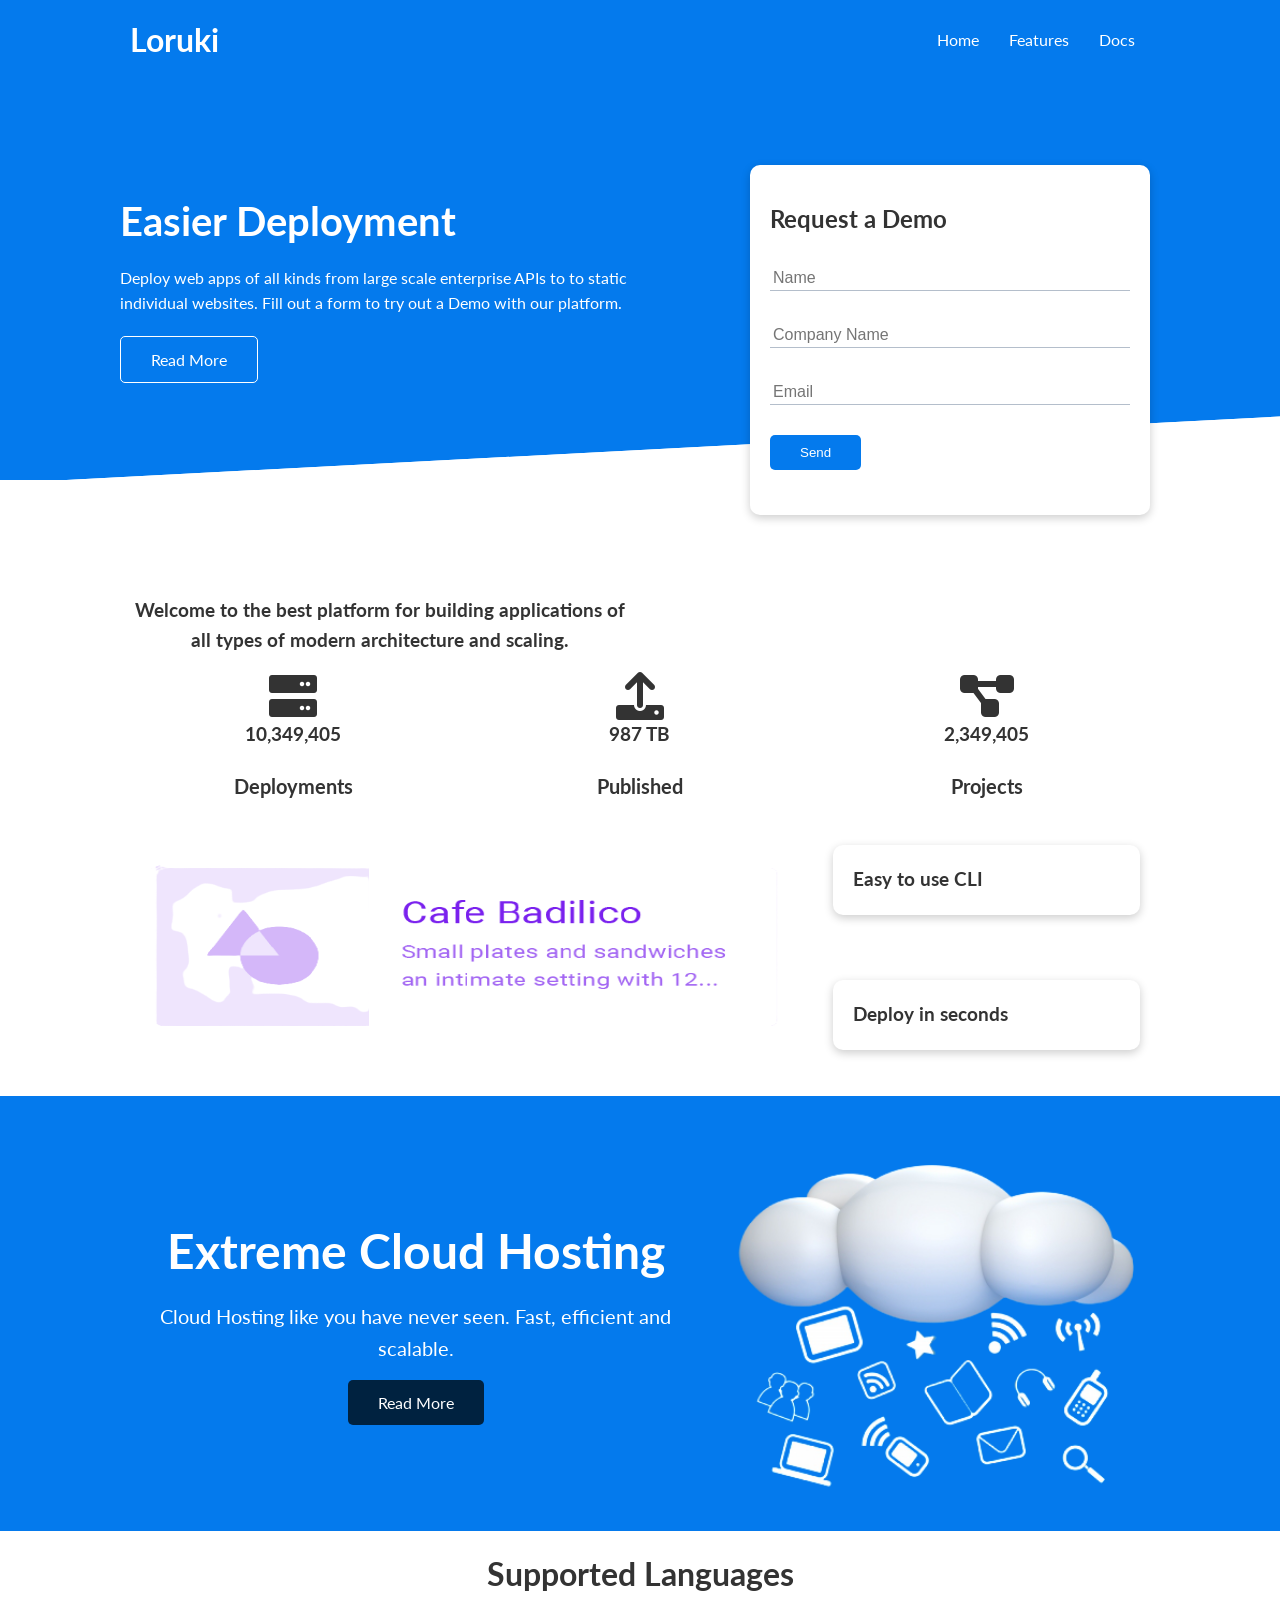
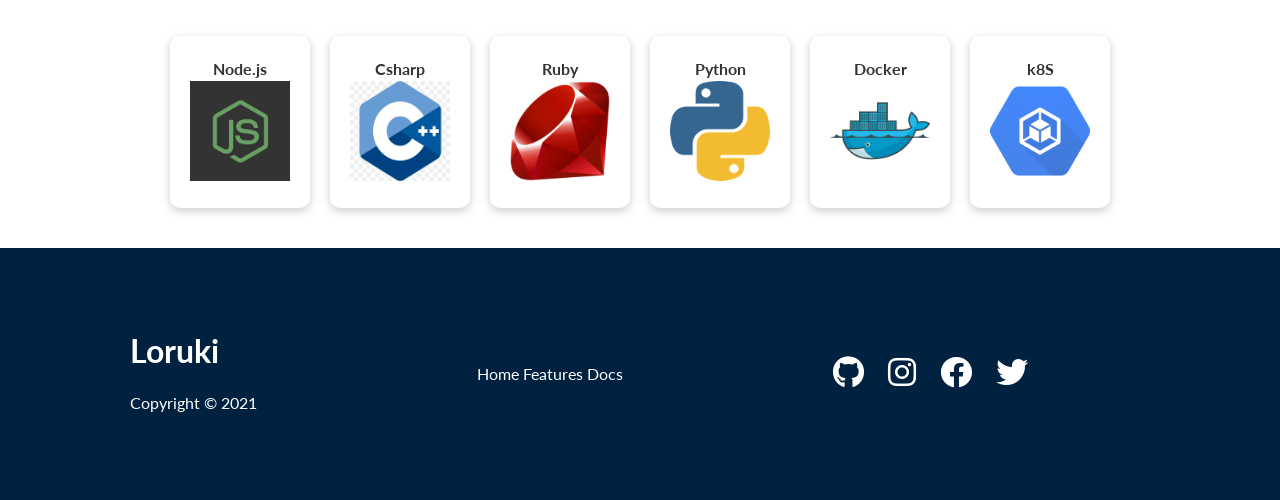
<file: index.html>
<!DOCTYPE html>
<html lang="en">

<head>
    <meta charset="UTF-8">
    <link rel="stylesheet" href="https://cdnjs.cloudflare.com/ajax/libs/font-awesome/6.0.0-beta2/css/all.min.css"
        integrity="sha512-YWzhKL2whUzgiheMoBFwW8CKV4qpHQAEuvilg9FAn5VJUDwKZZxkJNuGM4XkWuk94WCrrwslk8yWNGmY1EduTA=="
        crossorigin="anonymous" referrerpolicy="no-referrer" />
    <meta http-equiv="X-UA-Compatible" content="IE=edge">
    <meta name="viewport" content="width=device-width, initial-scale=1.0">
    <link rel="stylesheet" href="css/styles.css">
    <title>Loruki | Free Cloud Hosting Platform</title>
</head>

<body>
    <!--Navabar-->
    <div class="navbar">
        <div class="container flex">
            <h1 class="logo">Loruki</h1>
            <nav>
                <ul>
                    <a href="index.html">Home</a>
                    <a href="features.html">Features</a>
                    <a href="docs.html">Docs</a>
                </ul>
            </nav>
        </div>
    </div>

    <!--showcase-->
    <div class="showcase">
        <div class="container grid">
            <div class="showcase-text">
                <h1>Easier Deployment</h1>
                <p>
                    Deploy web apps of all kinds from large scale enterprise APIs to
                    to static individual websites. Fill out a form to try out a Demo
                    with our platform.
                </p>
                <a class="btn btn-outline" href="features.html">Read More</a>
            </div>

            <div class="showcase-form card">
                <h2>Request a Demo</h2>
                <form>
                    <div class="form-control">
                        <input type="text" name="Name" placeholder="Name" required>
                    </div>

                    <div class="form-control">
                        <input type="text" name="company" placeholder="Company Name" required>
                    </div>

                    <div class="form-control">
                        <input type="email" name="email" placeholder="Email" required>
                    </div>

                    <button type="submit" value="Send" class="btn btn-primary">Send</button>
                </form>
            </div>
        </div>
    </div>

    <!--stats-->
    <section class="stats">
        <div class="container">
            <h3 class="stats-heading text-center my-1">
                Welcome to the best platform for building applications
                of all types of modern architecture and scaling.
            </h3>
            <div class="grid grid-3 text-center my 4">
                <div>
                    <i class="fas fa-server fa-3x"></i>
                    <h3>10,349,405</h3>
                    <p class="text-secondary">Deployments</p>
                </div>
                <div>
                    <i class="fas fa-upload fa-3x"></i>
                    <h3>987 TB</h3>
                    <p class="text-secondary">Published</p>
                </div>
                <div>
                    <i class="fas fa-project-diagram fa-3x"></i>
                    <h3>2,349,405</h3>
                    <p class="text-secondary">Projects</p>
                </div>
            </div>
        </div>
    </section>

    <!--Cli-->
    <section class="cli">
        <div class="container grid">

            <img src="imgs/unnamed.png" height="250" width="80"></img>

            <div class="card">
                <h3>Easy to use CLI</h3>
            </div>

            <div class="card">
                <h3>Deploy in seconds</h3>
            </div>
        </div>
    </section>

    <!--Cloud-->
    <section class="cloud bg-primary my-2 py-2">
        <div class="container grid">
            <div class="text-center">
                <h2 class="lg">Extreme Cloud Hosting</h2>
                <p class="lead my-1">
                    Cloud Hosting like you have never seen. Fast, efficient
                    and scalable.
                </p>
                <a href="features.html" class="btn btn-dark">Read More</a>
            </div>

            <img src="imgs/cloud.png">
        </div>
    </section>


    <!--Languages-->
    <section class="languages">
        <h2 class="text-center md my-2">
            Supported Languages
        </h2>

        <div class="container flex">
            <div class="card">
                <h4>Node.js</h4>
                <img src="imgs/n.png">
            </div>

            <div class="card">
                <h4>Csharp</h4>
                <img src="imgs/c.png">
            </div>

            <div class="card">
                <h4>Ruby</h4>
                <img src="imgs/r.png">
            </div>

            <div class="card">
                <h4>Python</h4>
                <img src="imgs/p.png">
            </div>

            <div class="card">
                <h4>Docker</h4>
                <img src="imgs/docker.png">
            </div>

            <div class="card">
                <h4>k8S</h4>
                <img src="imgs/kub.png">
            </div>
        </div>

    </section>

    <!--Footer-->
    <footer class="footer bg-dark py-5">
        <div class="container grid grid-3">
            <div>
                <h1>Loruki</h1>
                <p>Copyright &copy; 2021</p>
            </div>

            <nav>
                <ul>
                    <a href="index.html">Home</a>
                    <a href="features.html">Features</a>
                    <a href="docs.html">Docs</a>
                </ul>
            </nav>

            <div class="social">
                <a href="#"><i class="fab fa-github fa-2x"></i></a>
                <a href="#"><i class="fab fa-instagram fa-2x"></i></a>
                <a href="#"><i class="fab fa-facebook fa-2x"></i></a>
                <a href="#"><i class="fab fa-twitter fa-2x"></i></a>
            </div>
        </div>
    </footer>
</body>

</html>
</file>
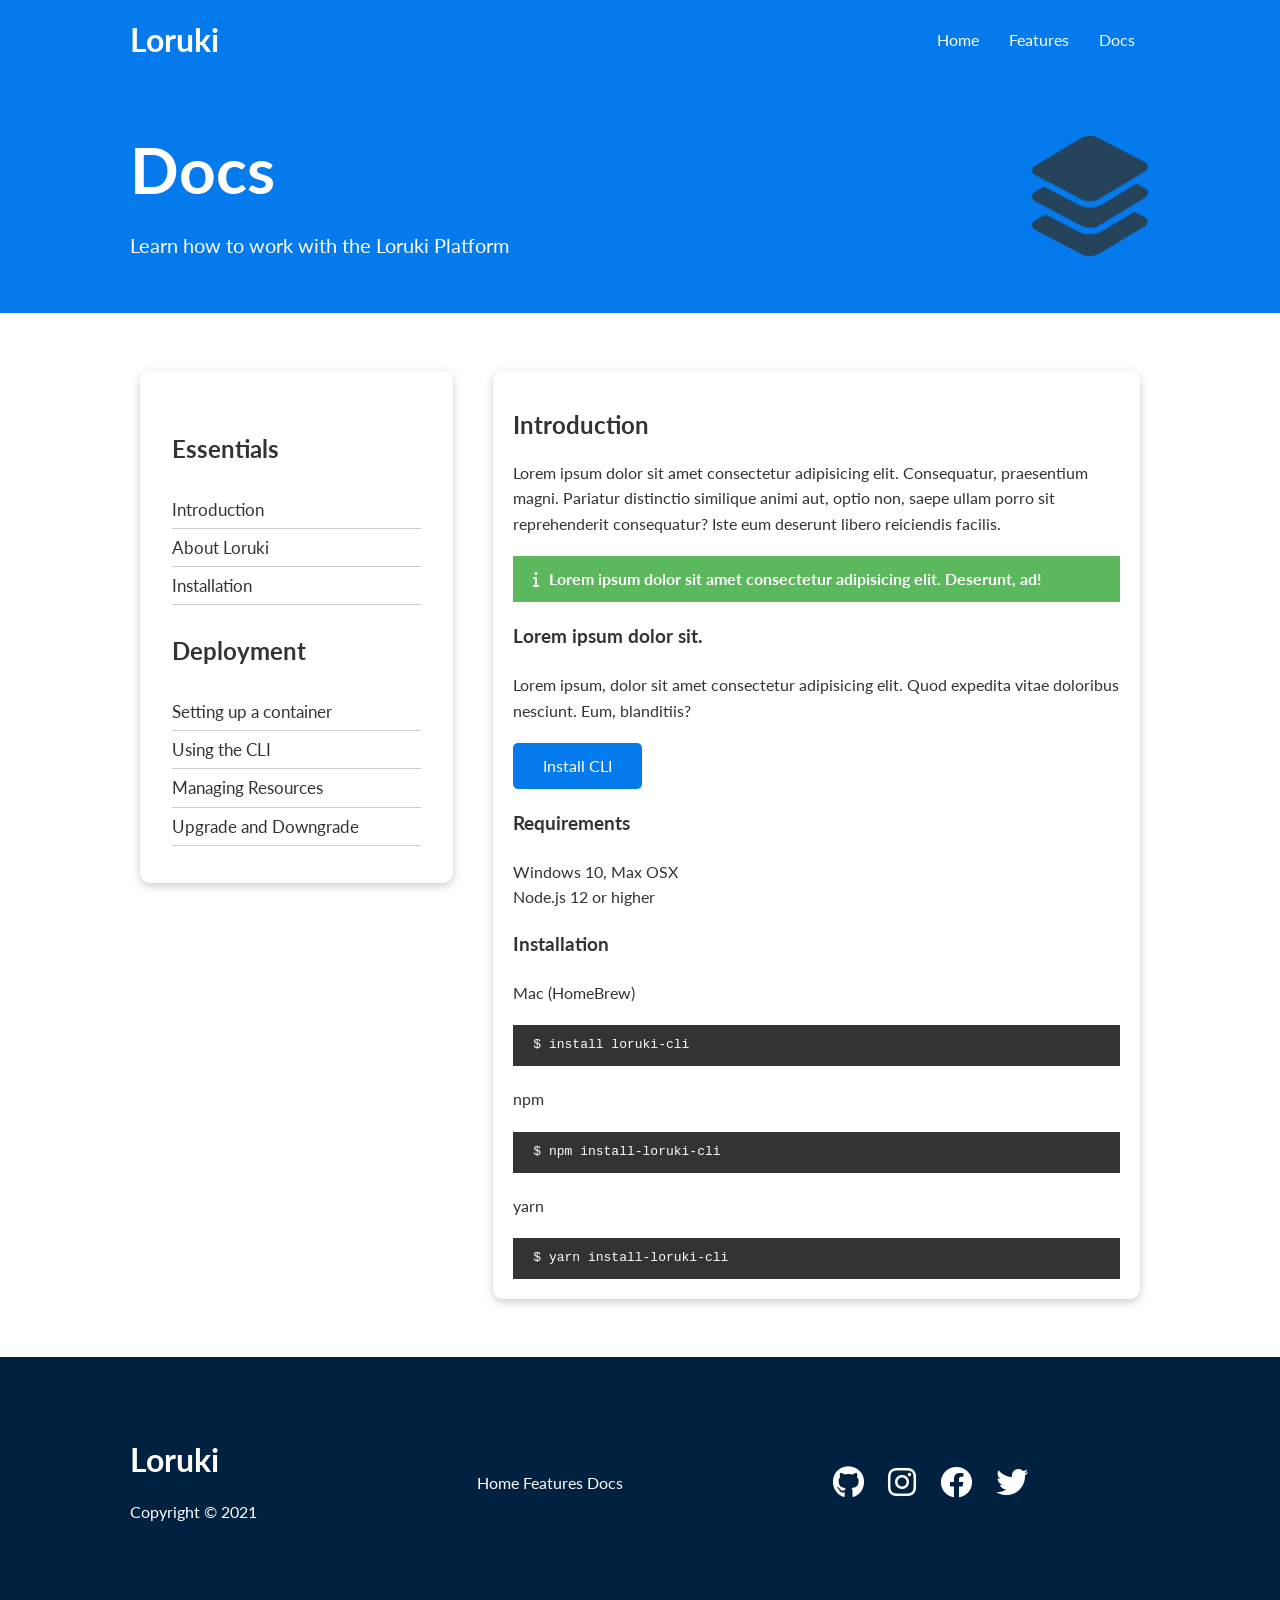
<file: docs.html>
<!DOCTYPE html>
<html lang="en">

<head>
    <meta charset="UTF-8">
    <link rel="stylesheet" href="https://cdnjs.cloudflare.com/ajax/libs/font-awesome/6.0.0-beta2/css/all.min.css"
        integrity="sha512-YWzhKL2whUzgiheMoBFwW8CKV4qpHQAEuvilg9FAn5VJUDwKZZxkJNuGM4XkWuk94WCrrwslk8yWNGmY1EduTA=="
        crossorigin="anonymous" referrerpolicy="no-referrer" />
    <meta http-equiv="X-UA-Compatible" content="IE=edge">
    <meta name="viewport" content="width=device-width, initial-scale=1.0">
    <link rel="stylesheet" href="css/styles.css">
    <title>Loruki | Free Cloud Hosting Platform</title>
</head>

<body>
    <!--Navabar-->
    <div class="navbar">
        <div class="container flex">
            <h1 class="logo">Loruki</h1>
            <nav>
                <ul>
                    <a href="index.html">Home</a>
                    <a href="features.html">Features</a>
                    <a href="docs.html">Docs</a>
                </ul>
            </nav>
        </div>
    </div>

    <!--Features head-->
    <div class="docs-head bg-primary py-3">
        <div class="container grid">
            <div>
                <h1 class="xl">Docs</h1>
                <p class="lead">
                    Learn how to work with the Loruki Platform
                </p>
            </div>
            <img src="imgs/docs.png">
        </div>
    </div>

    <!--docs main-->
    <section class="docs-main my-4">
        <div class="container grid">
            <div class="card bg-ligt p-3">
                <h1 class="my-3">Essentials</h1>
                <nav>
                    <ul>
                        <li><a href="#">Introduction</a></li>
                        <li><a href="#">About Loruki</a></li>
                        <li><a href="#">Installation</a></li>
                    </ul>
                </nav>

                <h1 class="my-3">Deployment</h1>
                <nav>
                    <ul>
                        <li><a href="#">Setting up a container</a></li>
                        <li><a href="#">Using the CLI</a></li>
                        <li><a href="#">Managing Resources</a></li>
                        <li><a href="#">Upgrade and Downgrade</a></li>
                    </ul>
                </nav>
            </div>

            <div class="card">
                <h2>Introduction</h2>
                <p>
                    Lorem ipsum dolor sit amet consectetur adipisicing elit. Consequatur, praesentium magni. Pariatur
                    distinctio similique animi aut, optio non, saepe ullam porro sit reprehenderit consequatur? Iste eum
                    deserunt libero reiciendis facilis.
                </p>

                <div class="alert alert-success">
                    <i class="fas fa-info"></i>Lorem ipsum dolor sit amet consectetur adipisicing elit. Deserunt, ad!
                </div>

                <h3>Lorem ipsum dolor sit.</h3>
                <p>
                    Lorem ipsum, dolor sit amet consectetur adipisicing elit. Quod expedita vitae doloribus nesciunt.
                    Eum, blanditiis?
                </p>
                <a href="#" class="btn btn-primary">Install CLI</a>

                <h3>Requirements</h3>
                <ul>
                    <li>Windows 10, Max OSX</li>
                    <li>Node.js 12 or higher</li>
                </ul>

                <h3>Installation</h3>
                <p>Mac (HomeBrew)</p>
                <pre><code>$ install loruki-cli</code></pre>

                <p>npm</p>
                <pre><code>$ npm install-loruki-cli</code></pre>

                <p>yarn</p>
                <pre><code>$ yarn install-loruki-cli</code></pre>

            </div>
        </div>
    </section>

    <!--Footer-->
    <footer class="footer bg-dark py-5">
        <div class="container grid grid-3">
            <div>
                <h1>Loruki</h1>
                <p>Copyright &copy; 2021</p>
            </div>

            <nav>
                <ul>
                    <a href="home.html">Home</a>
                    <a href="features.html">Features</a>
                    <a href="docs.html">Docs</a>
                </ul>
            </nav>

            <div class="social">
                <a href="#"><i class="fab fa-github fa-2x"></i></a>
                <a href="#"><i class="fab fa-instagram fa-2x"></i></a>
                <a href="#"><i class="fab fa-facebook fa-2x"></i></a>
                <a href="#"><i class="fab fa-twitter fa-2x"></i></a>
            </div>
        </div>
    </footer>
</body>

</html>
</file>
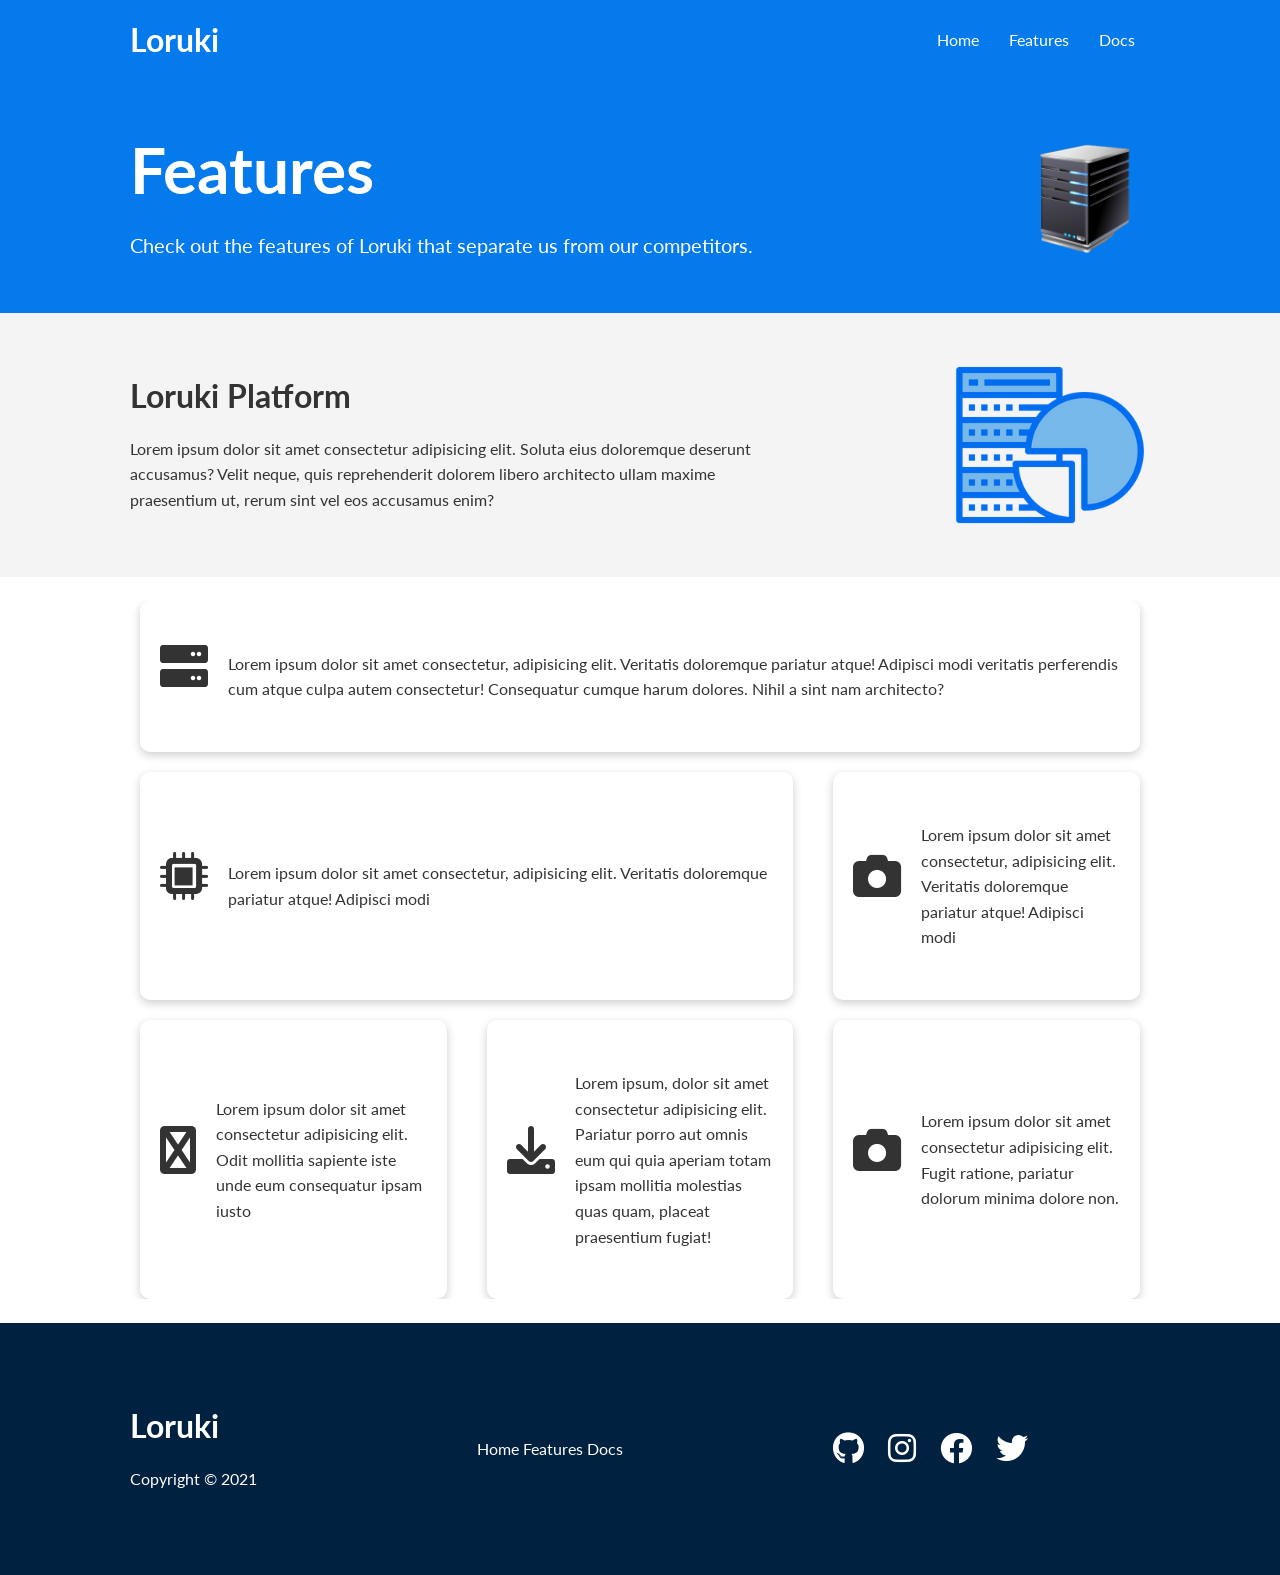
<file: features.html>
<!DOCTYPE html>
<html lang="en">

<head>
    <meta charset="UTF-8">
    <link rel="stylesheet" href="https://cdnjs.cloudflare.com/ajax/libs/font-awesome/6.0.0-beta2/css/all.min.css"
        integrity="sha512-YWzhKL2whUzgiheMoBFwW8CKV4qpHQAEuvilg9FAn5VJUDwKZZxkJNuGM4XkWuk94WCrrwslk8yWNGmY1EduTA=="
        crossorigin="anonymous" referrerpolicy="no-referrer" />
    <meta http-equiv="X-UA-Compatible" content="IE=edge">
    <meta name="viewport" content="width=device-width, initial-scale=1.0">
    <link rel="stylesheet" href="css/styles.css">
    <title>Loruki | Free Cloud Hosting Platform</title>
</head>

<body>
    <!--Navabar-->
    <div class="navbar">
        <div class="container flex">
            <h1 class="logo">Loruki</h1>
            <nav>
                <ul>
                    <a href="index.html">Home</a>
                    <a href="features.html">Features</a>
                    <a href="docs.html">Docs</a>
                </ul>
            </nav>
        </div>
    </div>

    <!--Features head-->
    <div class="features-head bg-primary py-3">
        <div class="container grid">
            <div>
                <h1 class="xl">Features</h1>
                <p class="lead">
                    Check out the features of Loruki that
                    separate us from our competitors.
                </p>
            </div>
            <img src="imgs/server.png">
        </div>
    </div>

    <section class="features-head-sub bg-light py-3">
        <div class="container grid">
            <div>
                <h1 class="md">Loruki Platform</h1>
                <p>
                    Lorem ipsum dolor sit amet consectetur adipisicing elit. Soluta eius doloremque deserunt accusamus?
                    Velit neque, quis reprehenderit dolorem libero architecto ullam maxime praesentium ut, rerum sint
                    vel eos accusamus enim?
                </p>
            </div>
            <img src="imgs/server2.png">
        </div>
    </section>

    <!--main section-->
    <section class="features-main my-2">
        <div class="container grid grid-3">
            <div class="card flex">
                <i class="fas fa-server fa-3x"></i>
                <p>
                    Lorem ipsum dolor sit amet consectetur, adipisicing elit. Veritatis doloremque pariatur atque!
                    Adipisci modi veritatis perferendis cum atque culpa autem consectetur! Consequatur cumque harum
                    dolores. Nihil a sint nam architecto?
                </p>
            </div>

            <div class="card flex">
                <i class="fas fa-microchip fa-3x"></i>
                <p>
                    Lorem ipsum dolor sit amet consectetur, adipisicing elit. Veritatis doloremque pariatur atque!
                    Adipisci modi
                </p>
            </div>

            <div class="card flex">
                <i class="fas fa-camera fa-3x"></i>
                <p>
                    Lorem ipsum dolor sit amet consectetur, adipisicing elit. Veritatis doloremque pariatur atque!
                    Adipisci modi
            </div>

            <div class="card flex">
                <i class="fas fa-github fa-3x"></i>
                <p>
                    Lorem ipsum dolor sit amet consectetur adipisicing elit. Odit mollitia sapiente iste unde eum
                    consequatur ipsam iusto
                </p>
            </div>
            <div class="card flex">
                <i class="fas fa-download fa-3x"></i>
                <p>
                    Lorem ipsum, dolor sit amet consectetur adipisicing elit. Pariatur porro aut omnis eum qui quia
                    aperiam totam ipsam mollitia molestias quas quam, placeat praesentium fugiat!
                </p>
            </div>
            <div class="card flex">
                <i class="fas fa-camera fa-3x"></i>
                <p>
                    Lorem ipsum dolor sit amet consectetur adipisicing elit. Fugit ratione, pariatur dolorum minima
                    dolore non.
                </p>
            </div>
        </div>
    </section>

    <!--Footer-->
    <footer class="footer bg-dark py-5">
        <div class="container grid grid-3">
            <div>
                <h1>Loruki</h1>
                <p>Copyright &copy; 2021</p>
            </div>

            <nav>
                <ul>
                    <a href="home.html">Home</a>
                    <a href="features.html">Features</a>
                    <a href="docs.html">Docs</a>
                </ul>
            </nav>

            <div class="social">
                <a href="#"><i class="fab fa-github fa-2x"></i></a>
                <a href="#"><i class="fab fa-instagram fa-2x"></i></a>
                <a href="#"><i class="fab fa-facebook fa-2x"></i></a>
                <a href="#"><i class="fab fa-twitter fa-2x"></i></a>
            </div>
        </div>
    </footer>
</body>

</html>
</file>
<file: css/styles.css>
@import url("https://fonts.googleapis.com/css2?family=Lato:wght@300&display=swap");

:root {
  --primaryColor: #047aed;
  --secondary-color: #1c3fa8;
  --dark-color: #002240;
  --light-color: #f4f4f4;
  --success-color: #5cb85c;
  --error-color: #d9534f;
}
* {
  box-sizing: border-box;
  padding: 0px;
  margin: 0px;
}

body {
  font-family: "Lato", sans-serif;
  color: #333;
  line-height: 1.6;
}

ul {
  list-style: none;
}

a {
  text-decoration-line: none;
  color: #333;
}

/*navbar*/

.navbar ul {
  display: flex;
}

.navbar a {
  color: #fff;
  margin: 0 5px;
  padding: 10px;
}

.navbar a:hover {
  border-bottom: #fff solid 2px;
}

h1,
h2 {
  line-height: 1.2;
  margin: 20px 0;
  font-weight: 300px;
}

p {
  margin: 20px 0;
}

img {
  width: 100%;
}

code,
pre {
  background-color: #333;
  color: #fff;
  padding: 10px;
}

.navbar {
  background-color: var(--primaryColor);
  color: #fff;
  height: 80px;
}

.navbar .flex {
  justify-content: space-between;
}

/*showcase*/
.showcase {
  background-color: var(--primaryColor);
  height: 400px;
  color: #fff;
  position: relative;
}

.showcase p {
  margin: 20px 0;
}

.showcase h1 {
  font-size: 40px;
}

.showcase .grid {
  grid-template-columns: 55% 45%;
  overflow: visible;
  gap: 20px;
}

.showcase-form .form-control {
  margin: 30px 0;
}

.showcase-form input:focus {
  outline: none;
}

.showcase-form input[type="text"],
.showcase-form input[type="email"] {
  border: 0;
  border-bottom: 1px #b4becb solid;
  padding: 3px;
  font-size: 16px;
  width: 100%;
}

.showcase-text {
  animation: leftslide 1s ease-in;
}

.showcase-form {
  position: relative;
  top: 60px;
  width: 400px;
  padding: 40px;
  justify-self: flex-end;
  height: 350px;
}

.showcase::before,
.showcase::after {
  content: "";
  position: absolute;
  height: 100px;
  bottom: -70px;
  right: 0;
  left: 0;
  background: #fff;
  transform: skewY(-3deg);
}

/*stats*/
.stats {
  padding-top: 100px;
}

.text-center {
  text-align: center;
}

.stats-heading {
  max-width: 500px;
  margin: auto;
}

.stats .grid p {
  font-size: 30px;
}

.stats .grid p {
  font-size: 20px;
  font-weight: bold;
}

/*Cloud*/

.cloud .grid {
  grid-template-columns: 4fr 3fr;
}

/*languages*/

.languages .card {
  text-align: center;
  margin: 18px 10px 40px;
  transition: transform 0.2s ease-in;
}

.languages .flex {
  flex-wrap: wrap;
}

.languages .card img {
  height: 100px;
  width: 100px;
}

.languages .card:hover {
  transform: translateY(-15px);
}

/*--------------------------------------------Features-----------------------------------------------------*/
.features-head img,
.docs-head img {
  width: 120px;
  height: 120px;
  justify-self: flex-end;
}

.features-head-sub img {
  width: 200px;
  height: 200px;
  justify-self: flex-end;
}

.features-main .card > i {
  margin-right: 20px;
  margin-bottom: 20px;
}

.features-main .grid *:first-child {
  grid-column: 1 / span 3;
}

.features-main .grid *:nth-child(2) {
  grid-column: 1 / span 2;
}

/*-------------------------------------------------------docs-------------------------------------------------*/
.docs-main h3 {
  margin: 20px 0;
}

.docs-main .grid {
  grid-template-columns: 1fr 2fr;
  align-items: flex-start;
}

.docs-main nav li {
  font-size: 17px;
  border-bottom: 1px #ccc solid;
  margin-bottom: 5px;
  padding-bottom: 5px;
}

.docs-main a:hover {
  font-weight: bold;
}

/*-------------------------------------------------------footer------------------------------------------------*/
.footer .social a {
  margin: 0 10px;
}

/*--------------------------------------------------alert class------------------------------------------------*/
.alert {
  background-color: var(--light-color);
  margin: 15px 0;
  padding: 10px 20px;
  font-weight: bold;
}

.alert i {
  margin-right: 10px;
}

.alert-success {
  background-color: var(--success-color);
  color: #fff;
}
/*-------------------------------------------------Utilities--------------------------------------------------*/
.flex {
  display: flex;
  align-items: center;
  justify-content: center;
  height: 100%;
}

.size {
  height: 200%;
  width: 100%;
}
.btn {
  color: #fff;
  cursor: pointer;
  background: var(--primaryColor);
  border-radius: 5px;
  border: none;
  padding: 10px 30px;
  display: inline-block;
}

.btn:hover {
  transform: scale(0.98);
}

.btn-outline {
  background: transparent;
  border: 1px #fff solid;
}

.card {
  background-color: #fff;
  border-radius: 10px;
  box-shadow: 0 3px 10px rgba(0, 0, 0, 0.2);
  padding: 20px;
  margin: 10px;
  color: #333;
  z-index: 100;
}
.container {
  max-width: 1100px;
  margin: 0px auto;
  overflow: auto;
  padding: 0 40px;
}

.grid {
  display: grid;
  grid-template-columns: 2fr 1fr;
  gap: 20px;
  justify-content: center;
  height: 100%;
  align-items: center;
}

.cli .grid {
  grid-template-columns: repeat(3, 1fr);
  grid-template-rows: repeat(2, 1fr);
}

.cli .grid > *:first-child {
  grid-column: 1 / span 2;
  grid-row: 1 / span 2;
}

.grid-3 {
  grid-template-columns: repeat(3, 1fr);
}

.my-1 {
  margin: 1rem 0;
}

.my-2 {
  margin: 1.5rem 0;
}

.my-3 {
  margin: 2rem 0;
}

.my-4 {
  margin: 3rem 0;
}

.my-5 {
  margin: 4rem 0;
}

.m-1 {
  margin: 1rem;
}

.m-2 {
  margin: 1.5rem;
}

.m-3 {
  margin: 2rem;
}

.m-4 {
  margin: 3rem;
}

.m-5 {
  margin: 4rem;
}

.py-1 {
  padding: 1rem 0;
}

.py-2 {
  padding: 1.5rem 0;
}

.py-3 {
  padding: 2rem 0;
}

.py-4 {
  padding: 3rem 0;
}

.py-5 {
  padding: 4rem 0;
}

.p-1 {
  padding: 1rem;
}

.p-2 {
  padding: 1.5rem;
}

.p-3 {
  padding: 2rem;
}

.p-4 {
  padding: 3rem;
}

.p-5 {
  padding: 4rem;
}

.bg-primary,
.btn-primary {
  background-color: var(--primaryColor);
  color: #fff;
}

.bg-secondary,
.btn-secondary {
  background-color: var(--secondary-color);
  color: #fff;
}

.bg-light,
.btn-light {
  background-color: var(--light-color);
  color: #333;
}

.bg-dark,
.btn-dark {
  background-color: var(--dark-color);
  color: #fff;
}

.bg-primary a,
.btn-primary a,
.bg-secondary a,
.btn-secondary a,
.bg-light a,
.btn-light a,
.bg-dark a,
.btn-dark a {
  color: #fff;
}

.lead {
  font-size: 20px;
}

.sm {
  font-size: 1rem;
}

.md {
  font-size: 2rem;
}

.lg {
  font-size: 3rem;
}

.xl {
  font-size: 4rem;
}

/*Animations*/
@keyframes leftslide {
  0% {
    transform: translateX(-100);
  }

  100% {
    transform: translateX(0);
  }
}

@keyframes rightslide {
  0% {
    transform: translateX(100);
  }

  100% {
    transform: translateX(0);
  }
}

@keyframes topslide {
  0% {
    transform: translateY(-100);
  }

  100% {
    transform: translateX(0);
  }
}

@keyframes bottomslide {
  0% {
    transform: translateY(100);
  }

  100% {
    transform: translateX(0);
  }
}
/*Tablet and under*/
@media (max-width: 765px) {
  .grid,
  .showcase .grid,
  .stats .grid,
  .cli .grid,
  .cloud .grid,
  .features-main .grid,
  .docs-main .grid {
    grid-template-columns: 1fr;
    grid-template-rows: 1fr;
  }

  .showcase {
    height: auto;
  }

  .showcase-text {
    text-align: center;
    margin: 10px 0;
  }

  .showcase-form {
    justify-self: center;
    margin: auto;
  }

  .cli .grid > *:first-child {
    grid-column: 1;
    grid-row: 1;
  }

  .features-head,
  .features-head-sub,
  .docs-head {
    text-align: center;
  }

  .features-head img,
  .features-head-sub img,
  .docs-head img {
    justify-self: center;
  }

  .features-main .grid > *:first-child,
  .features-main .grid > *:nth-child(2) {
    grid-column: 1;
  }
}

/*Mobile*/
@media (max-width: 600px) {
  .navbar {
    height: 110px;
  }
  
  .navbar nav{
    margin-bottom: 20px:
  }

  .navbar .flex {
    flex-direction: column;
  }

  .navbar ul {
    padding: 10px;
    background-color: rgba(0, 0, 0, 0.1);
  }
}
</file>
